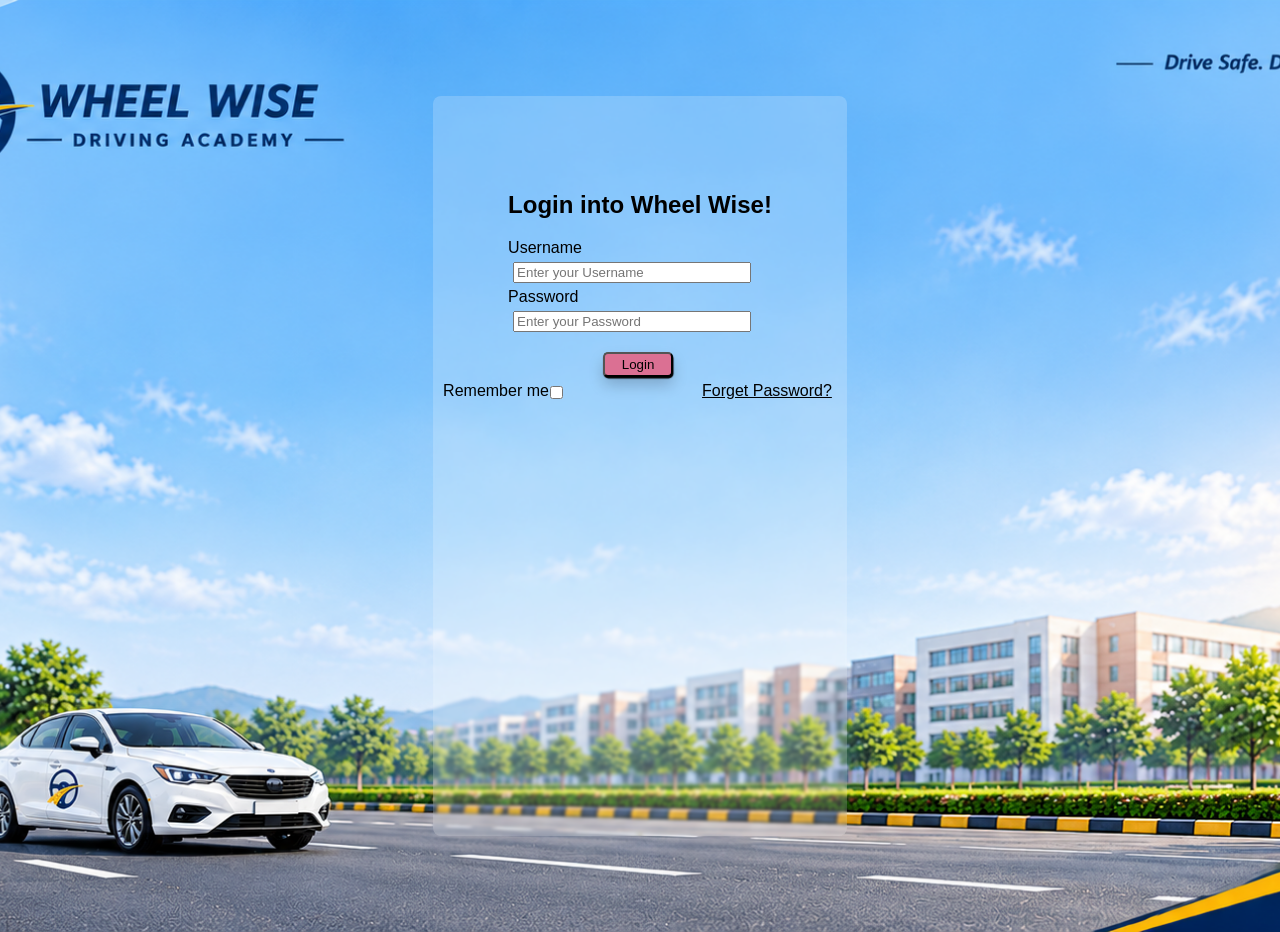
<file: index.html>
<!DOCTYPE html>
<html lang="en">
<head>
    <meta charset="UTF-8">
    <meta name="viewport" content="width=device-width, initial-scale=1.0">
    <title>Document</title>
    <style>
        body{
            display: flex;
            background-image: url(log5.png);
            justify-content: center;
            padding: 1rem;
            margin: 0;
            min-height: 100vh;
            background-size: cover;
            background-position: center;
             background-repeat: no-repeat;
        }
        
            
        
        .cont{
            position: relative;
            margin: 80px;
            padding: ;
            justify-content: center;
            text-align: left;
            font-family: 'Franklin Gothic Medium', 'Arial Narrow', Arial, sans-serif;
            padding: 75px;
            background: rgba(255 , 255 , 255 , 0.2);
            backdrop-filter: blur(1.5px);
            -webkit-backdrop-filter: blur(1.5px);
            border-radius: 8px;
            
        
            
            
        }
        .cont:hover{
            transition: ease 0.2s;
            transform: translateX(2px);
             box-shadow: 3px 2px 4px 0.5px  rgba( 0 , 0 , 0) ;
        }
        .lgbu{
            display: block;
            width: 70px;   
            justify-content: center;
            height: 25px;
            margin: 15px 95px 0  ;
            background-color: palevioletred;
            border-radius: 5px;
             box-shadow: 0.5px 1.5px 1px rgb(0, 0, 0), 0 8px 15px rgba(0, 0, 0, 0.2);
            transition: transform 0.15s ease, box-shadow 0.15s ease;


        }
        .lgbu:hover {
        transform: translateY(-2px);
        background-color: aquamarine;
        
       
        }
        #login-usrn{
            margin: 5px;
        }

        #login-pwd{
            margin: 5px;
        }
        .lgbu:active{
            transform: translateY(2px);
        }
        #login-usrn:hover{
            transform: translateX(4px);
            transition: transform 0.2s;
            background-color: aquamarine;
            border-radius: 5px;
            box-shadow: 0.5px 1.5px 1px rgb(0, 0, 0), 0 8px 15px rgba(0, 0, 0, 0.2);
            
        }

        #login-pwd:hover{
            transform: translateX(4px);
            transition: transform 0.2s;
            background-color: aquamarine;
            border-radius: 5px;
            box-shadow: 0.5px 1.5px 1px rgb(0, 0, 0), 0 8px 15px rgba(0, 0, 0, 0.2);
            
        }  
        #login-usrn:active{
            transform: translateX(-2px);
            transition: transform 0.2s;
            background-color: aquamarine;
            border-radius: 5px;
            box-shadow: 0.5px 1.5px 1px rgb(0, 0, 0), 0 8px 15px rgba(0, 0, 0, 0.2);
            
        } 
         #login-pwd:active{
            transform: translateX(-2px);
            transition: transform 0.2s;
            background-color: aquamarine;
            border-radius: 5px;
            box-shadow: 0.5px 1.5px 1px rgb(0, 0, 0), 0 8px 15px rgba(0, 0, 0, 0.2);
         }
        .cont #tag{
            display: block;
            text-align: right;
            position: absolute;
            right: 10px;
            margin: 5px;
            color: black;
        }
        .cont #tag:hover{
            color: blue;
            transform: translateY(2px);
        }
        .cont p{
            position: absolute;
            left: 10px;
            top: 270px

            ;
        }
        .cont #chk{
            position: absolute;
            left: 113px;
            top: 287px;
        }
        .cont #chk:hover{
            transition: ease 0.2s;
        }
        .cont #login-error{
            position: absolute;
            top: 300px;
            left: 35px;
            color: red;
        }
        

        
    </style>
</head>
<body>
    
    
    </div>
    <div class="cont">
        <h2>Login into Wheel Wise!</h2>
        <label id="usrn" for="login-usrn">Username <br>
            <input type="text" id="login-usrn" autocomplete="username" placeholder="Enter your Username" required style="width: 230px;" >
        </label> <br>
        <label id="pwd" for="login-pwd">Password<br>
            <input type="password" id="login-pwd" autocomplete="current-password" placeholder="Enter your Password" style="width: 230px;" required>
        </label><br>
        <p id="login-error" class="login-error" hidden>Incorrect Username and password Try Again </p>
        <button type="submit" class="lgbu" onclick="login()">Login</button>
        <a href="tag" id="tag">Forget Password?</a>
        <input type="checkbox" id="chk">
        <p> Remember me</p>
    </div>
    <script>
        function login(){
            const username = document.getElementById("login-usrn").value.trim();
            const password = document.getElementById("login-pwd").value;
            const errorMsg = document.getElementById("login-error");
            
            
            if(username === "admin1" && password === "Admin@123"){
               errorMsg.hidden = true;
               window.location.href = "mywebsite.html";
            }else{
                errorMsg.hidden = false
            }
            
            
            
        }
        

        
    </script>
</body>
</html>
</file>
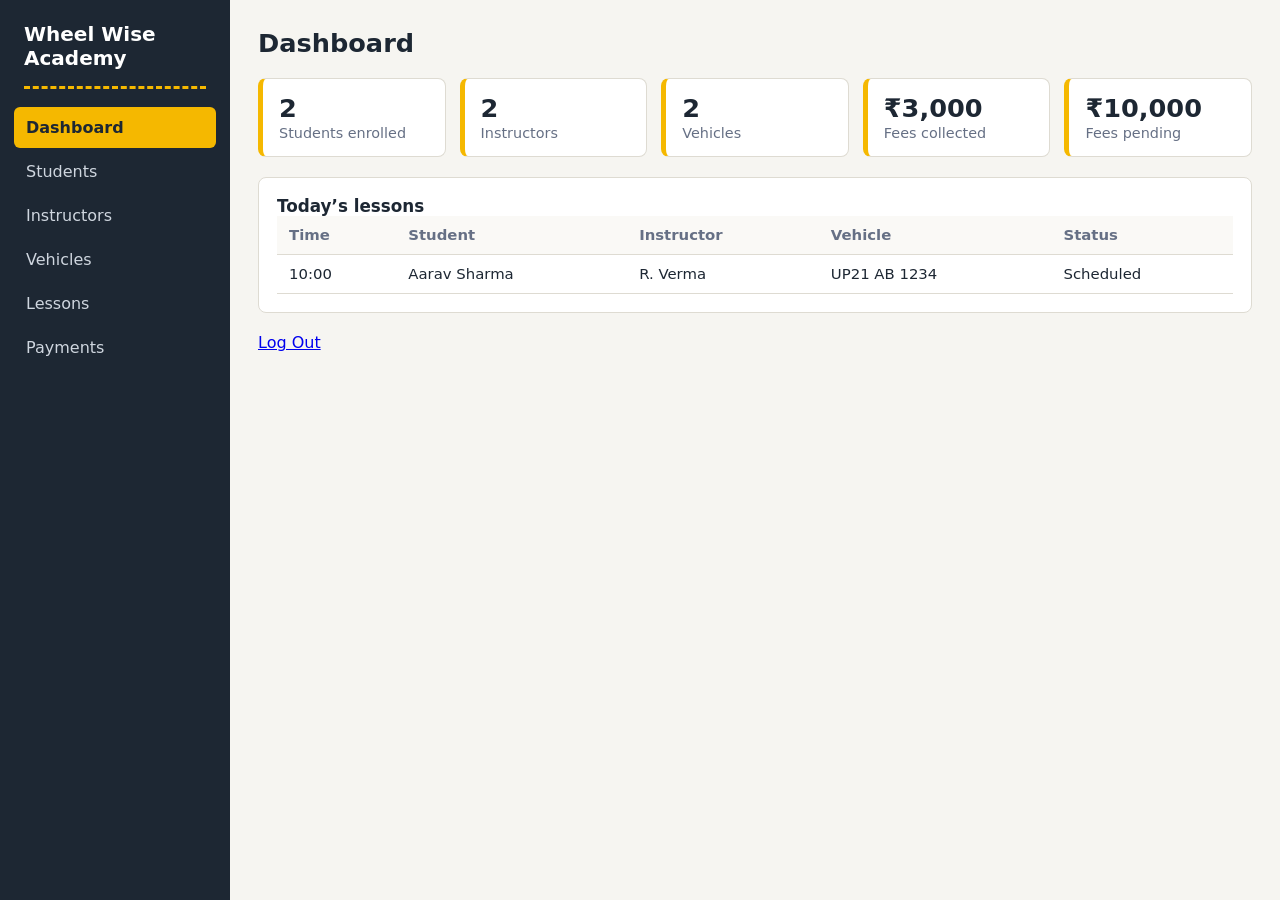
<file: mywebsite.html>
<!DOCTYPE html>
<html lang="en">
<head>
  <meta charset="UTF-8">
  <meta name="viewport" content="width=device-width, initial-scale=1">
  <title>Roadwise – Driving School Management</title>
  <link rel="stylesheet" href="style.css">
   
</head>
<body>

  <!-- Sidebar -->
  <aside>
    <div class="brand">Wheel Wise Academy</div>
    <div class="lane"></div>
    <nav>
      <button class="on" data-view="dashboard">Dashboard</button>
      <button data-view="students">Students</button>
      <button data-view="instructors">Instructors</button>
      <button data-view="vehicles">Vehicles</button>
      <button data-view="lessons">Lessons</button>
      <button data-view="payments">Payments</button>
    </nav>
  </aside>

  <main>

    <!-- DASHBOARD -->
    <section id="dashboard" class="section active">
      <h1>Dashboard</h1>
      <div class="stats">
        <div class="stat"><b id="st-students">0</b><span>Students enrolled</span></div>
        <div class="stat"><b id="st-instructors">0</b><span>Instructors</span></div>
        <div class="stat"><b id="st-vehicles">0</b><span>Vehicles</span></div>
        <div class="stat"><b id="st-collected">₹0</b><span>Fees collected</span></div>
        <div class="stat"><b id="st-pending">₹0</b><span>Fees pending</span></div>
      </div>
      <div class="panel">
        <h2>Today’s lessons</h2>
        <div class="wrap">
          <table>
            <thead><tr><th>Time</th><th>Student</th><th>Instructor</th><th>Vehicle</th><th>Status</th></tr></thead>
            <tbody id="rows-today"></tbody>
          </table>
        </div>
      </div>
    </section>

    <!-- STUDENTS -->
    <section id="students" class="section">
      <h1>Students</h1>
      <div class="panel">
        <form data-form="students">
          <label>Full name <input name="name" type="text" required></label>
          <label>Phone <input name="phone" type="tel"></label>
          <label>Course
            <select name="course">
              <option>Beginner</option><option>Refresher</option><option>Test preparation</option>
            </select>
          </label>
          <label>Course fee (₹) <input name="fee" type="number" min="0" required></label>
          <button class="btn" type="submit">Add student</button>
        </form>
      </div>
      <div class="panel">
        <div class="bar">
          <h2>All students</h2>
          <input type="search" data-search="students" placeholder="Search students">
        </div>
        <div class="wrap">
          <table>
            <thead><tr><th>Name</th><th>Phone</th><th>Course</th><th>Fee</th><th>Balance due</th><th></th></tr></thead>
            <tbody id="rows-students"></tbody>
          </table>
        </div>
      </div>
    </section>

    <!-- INSTRUCTORS -->
    <section id="instructors" class="section">
      <h1>Instructors</h1>
      <div class="panel">
        <form data-form="instructors">
          <label>Full name <input name="name" type="text" required></label>
          <label>Phone <input name="phone" type="tel"></label>
          <label>Teaches
            <select name="speciality"><option>Car</option><option>Two-wheeler</option><option>Both</option></select>
          </label>
          <button class="btn" type="submit">Add instructor</button>
        </form>
      </div>
      <div class="panel">
        <div class="bar">
          <h2>All instructors</h2>
          <input type="search" data-search="instructors" placeholder="Search instructors">
        </div>
        <div class="wrap">
          <table>
            <thead><tr><th>Name</th><th>Phone</th><th>Teaches</th><th></th></tr></thead>
            <tbody id="rows-instructors"></tbody>
          </table>
        </div>
      </div>
    </section>

    <!-- VEHICLES -->
    <section id="vehicles" class="section">
      <h1>Vehicles</h1>
      <div class="panel">
        <form data-form="vehicles">
          <label>Registration number <input name="reg" type="text" required></label>
          <label>Model <input name="model" type="text" required></label>
          <label>Type
            <select name="type"><option>Car</option><option>Two-wheeler</option></select>
          </label>
          <button class="btn" type="submit">Add vehicle</button>
        </form>
      </div>
      <div class="panel">
        <div class="bar">
          <h2>All vehicles</h2>
          <input type="search" data-search="vehicles" placeholder="Search vehicles">
        </div>
        <div class="wrap">
          <table>
            <thead><tr><th>Registration</th><th>Model</th><th>Type</th><th></th></tr></thead>
            <tbody id="rows-vehicles"></tbody>
          </table>
        </div>
      </div>
    </section>

    <!-- LESSONS -->
    <section id="lessons" class="section">
      <h1>Lessons</h1>
      <div class="panel">
        <form data-form="lessons">
          <label>Student <select name="student" data-ref="students" required></select></label>
          <label>Instructor <select name="instructor" data-ref="instructors" required></select></label>
          <label>Vehicle <select name="vehicle" data-ref="vehicles" required></select></label>
          <label>Date <input name="date" type="date" required></label>
          <label>Time <input name="time" type="time" required></label>
          <button class="btn" type="submit">Add lesson</button>
        </form>
      </div>
      <div class="panel">
        <div class="bar">
          <h2>All lessons</h2>
          <input type="search" data-search="lessons" placeholder="Search lessons">
        </div>
        <div class="wrap">
          <table>
            <thead><tr><th>Date</th><th>Time</th><th>Student</th><th>Instructor</th><th>Vehicle</th><th>Status</th><th></th></tr></thead>
            <tbody id="rows-lessons"></tbody>
          </table>
        </div>
      </div>
    </section>

    <!-- PAYMENTS -->
    <section id="payments" class="section">
      <h1>Payments</h1>
      <div class="panel">
        <form data-form="payments">
          <label>Student <select name="student" data-ref="students" required></select></label>
          <label>Amount (₹) <input name="amount" type="number" min="1" required></label>
          <label>Method
            <select name="method"><option>Cash</option><option>UPI</option><option>Card</option><option>Bank transfer</option></select>
          </label>
          <label>Date <input name="date" type="date" required></label>
          <button class="btn" type="submit">Add payment</button>
        </form>
      </div>
      <div class="panel">
        <div class="bar">
          <h2>All payments</h2>
          <input type="search" data-search="payments" placeholder="Search payments">
        </div>
        <div class="wrap">
          <table>
            <thead><tr><th>Date</th><th>Student</th><th>Amount</th><th>Method</th><th></th></tr></thead>
            <tbody id="rows-payments"></tbody>
          </table>
        </div>
      </div>
    </section>
    
    <a href="index.html">Log Out</a>
  </main>

  <script src="script.js"></script>
</body>
</html>
</file>
<file: style.css>
:root{
  --asphalt:#1d2733; --asphalt-2:#2b3746; --sign:#f5b800; --paper:#f6f5f1;
  --card:#ffffff; --line:#dedbd2; --text:#1d2733; --muted:#667085;
  --ok:#1f8a4c; --bad:#c0392b;
}
*{box-sizing:border-box}
body{margin:0;font-family:"Segoe UI",system-ui,-apple-system,Roboto,Arial,sans-serif;background:var(--paper);color:var(--text);display:flex;min-height:100vh}

/* Sidebar */
aside{width:230px;background:var(--asphalt);color:#fff;padding:22px 14px;flex-shrink:0;position:sticky;top:0;height:100vh}
.brand{font-size:1.25rem;font-weight:700;padding:0 10px 6px}
.lane{height:0;border-top:3px dashed var(--sign);margin:10px 10px 18px}
nav button{display:block;width:100%;text-align:left;background:none;border:0;color:#cfd6df;font:inherit;padding:11px 12px;border-radius:6px;cursor:pointer;margin-bottom:3px}
nav button:hover{background:var(--asphalt-2)}
nav button.on{background:var(--sign);color:var(--asphalt);font-weight:600}

/* Main area and sections */
main{flex:1;padding:28px;min-width:0}
.section{display:none}
.section.active{display:block}
h1{margin:0 0 20px;font-size:1.6rem}
h2{margin:0;font-size:1.05rem}
.panel{background:var(--card);border:1px solid var(--line);border-radius:8px;padding:18px;margin-bottom:20px}

/* Dashboard cards */
.stats{display:grid;grid-template-columns:repeat(auto-fit,minmax(170px,1fr));gap:14px;margin-bottom:20px}
.stat{background:var(--card);border:1px solid var(--line);border-left:5px solid var(--sign);border-radius:8px;padding:14px 16px}
.stat b{display:block;font-size:1.6rem}
.stat span{color:var(--muted);font-size:.9rem}

/* Forms */
form{display:grid;grid-template-columns:repeat(auto-fit,minmax(190px,1fr));gap:12px;align-items:end}
label{display:flex;flex-direction:column;font-size:.85rem;color:var(--muted);gap:4px}
input,select{font:inherit;padding:9px 10px;border:1px solid var(--line);border-radius:6px;background:#fff;color:var(--text)}
input:focus,select:focus,button:focus-visible{outline:2px solid var(--sign);outline-offset:1px}
.btn{font:inherit;font-weight:600;background:var(--asphalt);color:#fff;border:0;border-radius:6px;padding:10px 16px;cursor:pointer}
.btn:hover{background:var(--asphalt-2)}
.del{background:none;border:1px solid var(--line);color:var(--bad);border-radius:6px;padding:4px 10px;cursor:pointer;font:inherit}
.del:hover{background:#fbeceb}

/* Tables */
.bar{display:flex;justify-content:space-between;gap:12px;align-items:center;margin-bottom:12px;flex-wrap:wrap}
.bar input{min-width:220px}
.wrap{overflow-x:auto}
table{width:100%;border-collapse:collapse;font-size:.93rem}
th,td{text-align:left;padding:10px 12px;border-bottom:1px solid var(--line);white-space:nowrap}
th{color:var(--muted);font-weight:600;background:#faf9f6}
td select{padding:4px 6px}
.empty{color:var(--muted);padding:18px 4px}
.due{color:var(--bad);font-weight:600}
.clear{color:var(--ok);font-weight:600}

/* Mobile */
@media(max-width:760px){
  body{flex-direction:column}
  aside{width:100%;height:auto;position:static;padding:14px}
  nav{display:flex;flex-wrap:wrap;gap:4px}
  nav button{width:auto}
  .lane{margin-bottom:10px}
  main{padding:16px}
}
</file>
